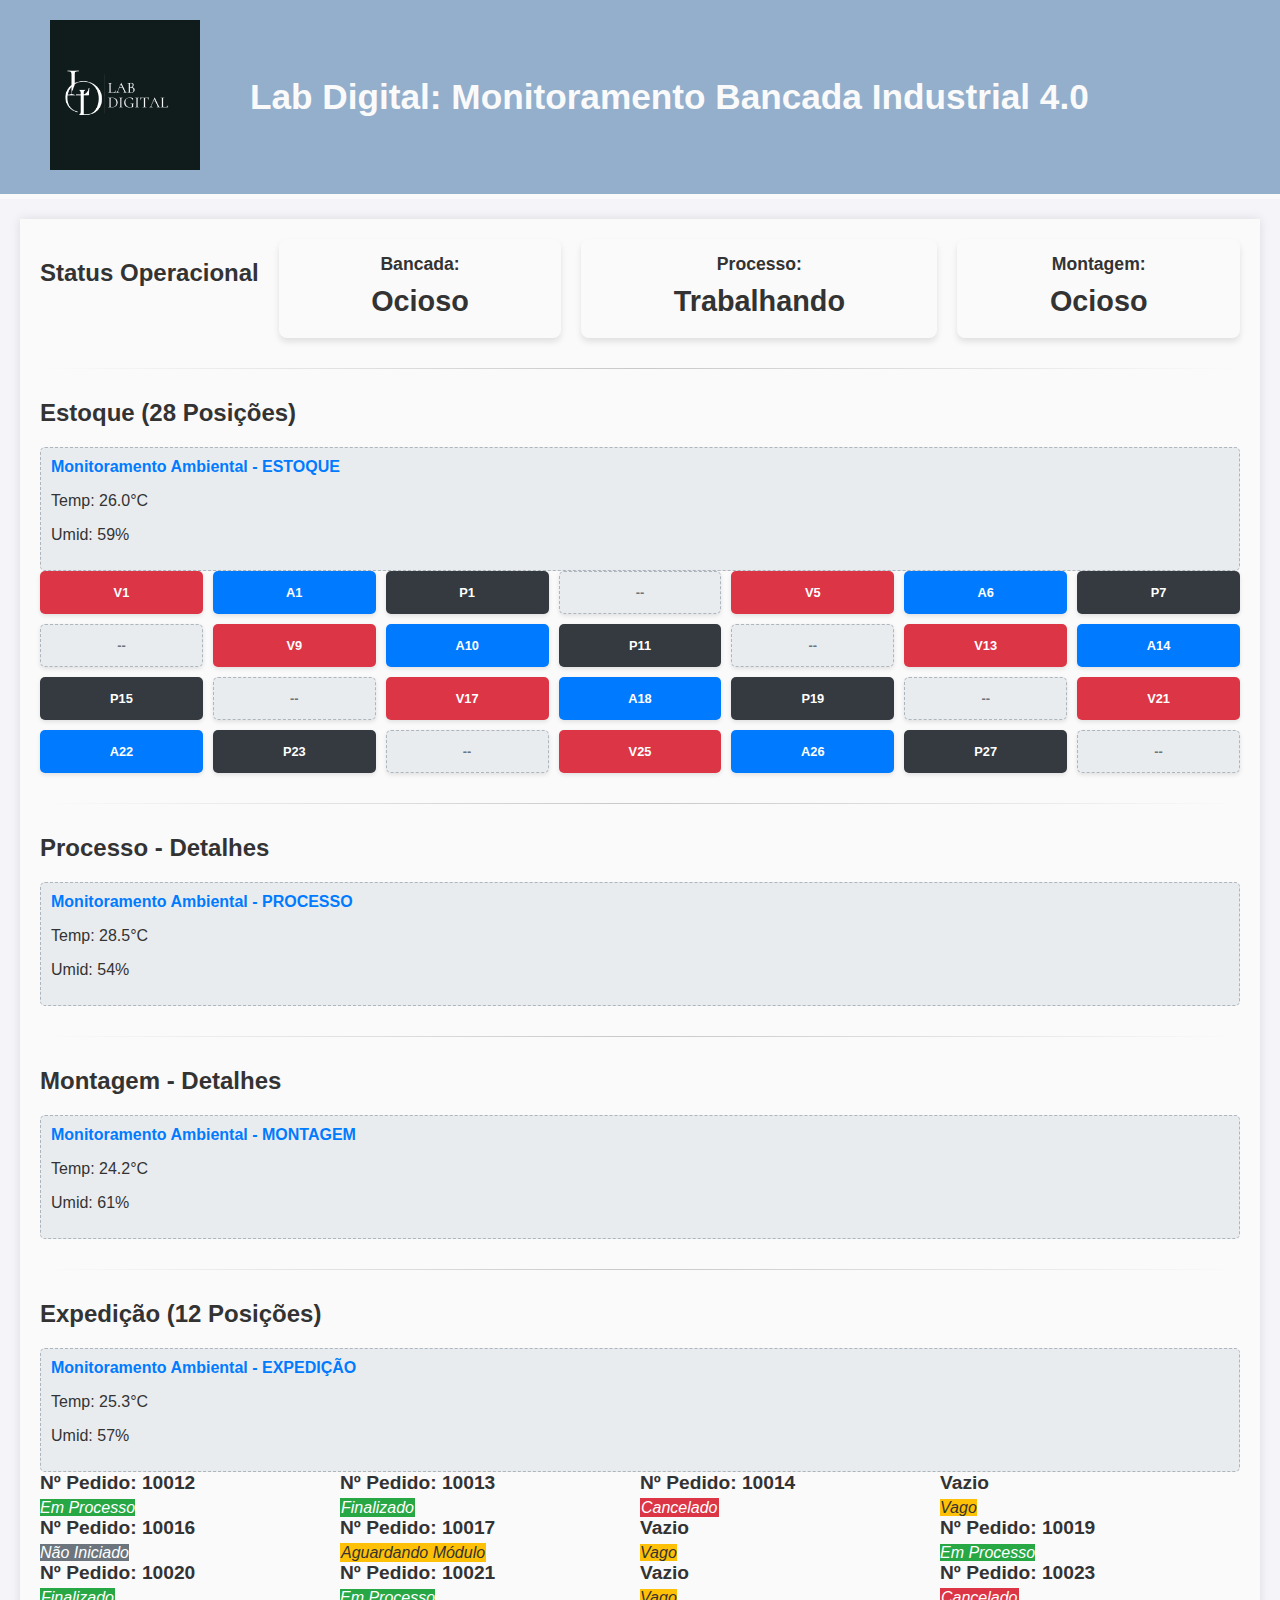
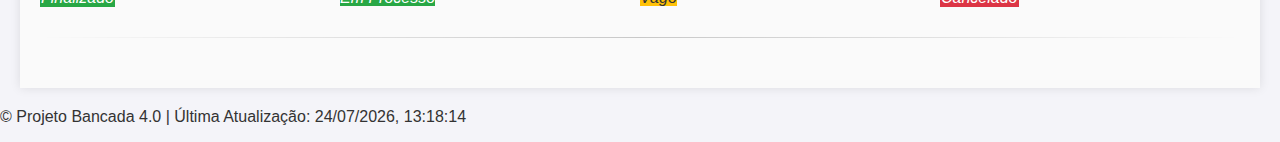
<file: index/index.html>
<!DOCTYPE html>
<html lang="pt-br">
<head>
    <meta charset="UTF-8">
    <meta name="viewport" content="width=device-width, initial-scale=1.0">
    <title>Dashboard Bancada 4.0</title>
    <link rel="stylesheet" href="../index/index.css">
    <link rel="stylesheet" href="../pedido/pedido.html">
</head>
<body>

    <header>
        <div id="logo">
            <img src="../imagens/camili.png" alt="Logomarca" id="system">
        </div>
        <h1 class="titulo">Lab Digital: Monitoramento Bancada Industrial 4.0</h1>
    </header>

    <main>
        <section id="status-geral">
            <h2>Status Operacional</h2>
            <div class="status-indicator">
                <p>Bancada:</p>
                <span class="status-value" data-id="bancada-status">Ocioso</span> 
            </div>
            <div class="status-indicator">
                <p>Processo:</p>
                <span class="status-value" data-id="processo-status">Trabalhando</span>
            </div>
            <div class="status-indicator">
                <p>Montagem:</p>
                <span class="status-value" data-id="montagem-status">Ocioso</span>
            </div>
        </section>

        <hr>

        <section id="estoque">
            <h2>Estoque (28 Posições)</h2>
            <div class="dados-ambiente">
                <h3>Monitoramento Ambiental - ESTOQUE</h3>
                <p>Temp: <span class="temp-value" data-modulo="estoque">25.5°C</span></p> 
                <p>Umid: <span class="umid-value" data-modulo="estoque">60%</span></p>
            </div>
            <div class="grid-estoque">
                <div class="posicao vermelho" data-pos="1">V1</div>
                <div class="posicao azul" data-pos="2">A1</div>
                <div class="posicao preto" data-pos="3">P1</div>
                <div class="posicao vazio" data-pos="4">--</div>
                <div class="posicao vermelho" data-pos="5">V5</div>
                <div class="posicao azul" data-pos="6">A6</div>
                <div class="posicao preto" data-pos="7">P7</div>
                <div class="posicao vazio" data-pos="8">--</div>
                <div class="posicao vermelho" data-pos="9">V9</div>
                <div class="posicao azul" data-pos="10">A10</div>
                <div class="posicao preto" data-pos="11">P11</div>
                <div class="posicao vazio" data-pos="12">--</div>
                <div class="posicao vermelho" data-pos="13">V13</div>
                <div class="posicao azul" data-pos="14">A14</div>
                <div class="posicao preto" data-pos="15">P15</div>
                <div class="posicao vazio" data-pos="16">--</div>
                <div class="posicao vermelho" data-pos="17">V17</div>
                <div class="posicao azul" data-pos="18">A18</div>
                <div class="posicao preto" data-pos="19">P19</div>
                <div class="posicao vazio" data-pos="20">--</div>
                <div class="posicao vermelho" data-pos="21">V21</div>
                <div class="posicao azul" data-pos="22">A22</div>
                <div class="posicao preto" data-pos="23">P23</div>
                <div class="posicao vazio" data-pos="24">--</div>
                <div class="posicao vermelho" data-pos="25">V25</div>
                <div class="posicao azul" data-pos="26">A26</div>
                <div class="posicao preto" data-pos="27">P27</div>
                <div class="posicao vazio" data-pos="28">--</div>
            </div>
        </section>

        <hr>

        <section id="processo-detalhes">
            <h2>Processo - Detalhes</h2>
            <div class="dados-ambiente">
                <h3>Monitoramento Ambiental - PROCESSO</h3>
                <p>Temp: <span class="temp-value" data-modulo="processo">28.1°C</span></p>
                <p>Umid: <span class="umid-value" data-modulo="processo">55%</span></p>
            </div>
        </section>
        
        <hr>

        <section id="montagem-detalhes">
            <h2>Montagem - Detalhes</h2>
            <div class="dados-ambiente">
                <h3>Monitoramento Ambiental - MONTAGEM</h3>
                <p>Temp: <span class="temp-value" data-modulo="montagem">24.0°C</span></p>
                <p>Umid: <span class="umid-value" data-modulo="montagem">62%</span></p>
            </div>
        </section>

        <hr>

        <section id="expedicao">
            <h2>Expedição (12 Posições)</h2>
            <div class="dados-ambiente">
                <h3>Monitoramento Ambiental - EXPEDIÇÃO</h3>
                <p>Temp: <span class="temp-value" data-modulo="expedicao">25.0°C</span></p>
                <p>Umid: <span class="umid-value" data-modulo="expedicao">58%</span></p>
            </div>
            <div class="lista-expedicao">
                <div class="posicao-expedicao" data-pos="1">
                    <span class="pedido-num">Nº Pedido: 10012</span>
                    <span class="pedido-status trabalhando">Em Processo</span>
                </div>
                <div class="posicao-expedicao" data-pos="2">
                    <span class="pedido-num">Nº Pedido: 10013</span>
                    <span class="pedido-status status-finalizado">Finalizado</span>
                </div>
                <div class="posicao-expedicao" data-pos="3">
                    <span class="pedido-num">Nº Pedido: 10014</span>
                    <span class="pedido-status status-cancelado">Cancelado</span>
                </div>
                <div class="posicao-expedicao" data-pos="4">
                    <span class="pedido-num">Vazio</span>
                    <span class="pedido-status ocioso">Vago</span>
                </div>
                <div class="posicao-expedicao" data-pos="5">
                    <span class="pedido-num">Nº Pedido: 10016</span>
                    <span class="pedido-status status-nao-iniciado">Não Iniciado</span>
                </div>
                <div class="posicao-expedicao" data-pos="6">
                    <span class="pedido-num">Nº Pedido: 10017</span>
                    <span class="pedido-status status-aguardando">Aguardando Módulo</span>
                </div>
                <div class="posicao-expedicao" data-pos="7">
                    <span class="pedido-num">Vazio</span>
                    <span class="pedido-status ocioso">Vago</span>
                </div>
                <div class="posicao-expedicao" data-pos="8">
                    <span class="pedido-num">Nº Pedido: 10019</span>
                    <span class="pedido-status trabalhando">Em Processo</span>
                </div>
                <div class="posicao-expedicao" data-pos="9">
                    <span class="pedido-num">Nº Pedido: 10020</span>
                    <span class="pedido-status status-finalizado">Finalizado</span>
                </div>
                <div class="posicao-expedicao" data-pos="10">
                    <span class="pedido-num">Nº Pedido: 10021</span>
                    <span class="pedido-status trabalhando">Em Processo</span>
                </div>
                <div class="posicao-expedicao" data-pos="11">
                    <span class="pedido-num">Vazio</span>
                    <span class="pedido-status ocioso">Vago</span>
                </div>
                <div class="posicao-expedicao" data-pos="12">
                    <span class="pedido-num">Nº Pedido: 10023</span>
                    <span class="pedido-status status-cancelado">Cancelado</span>
                </div>
            </div>
        </section>
        
        <hr>

        <section id="detalhes-pedido" style="display: none; padding: 20px; border: 1px solid #ddd; border-radius: 8px;">
            <h2>Detalhes do Pedido Selecionado</h2>
            <p>Nº: <span id="detalhe-num-pedido">--</span></p>
            <p>Status Atual: <span id="detalhe-status">--</span></p>
            <p>Próxima Etapa: <span id="detalhe-etapa">--</span></p>
        </section>
                
    </main>

    <footer>
        <p>&copy; Projeto Bancada 4.0 | Última Atualização: <span id="data-hora-atualizacao">--</span></p>
    </footer>
    
  
<script src="../js/lab-digital.js"></script>
</body>
</html>
</body>
</html>
</file>
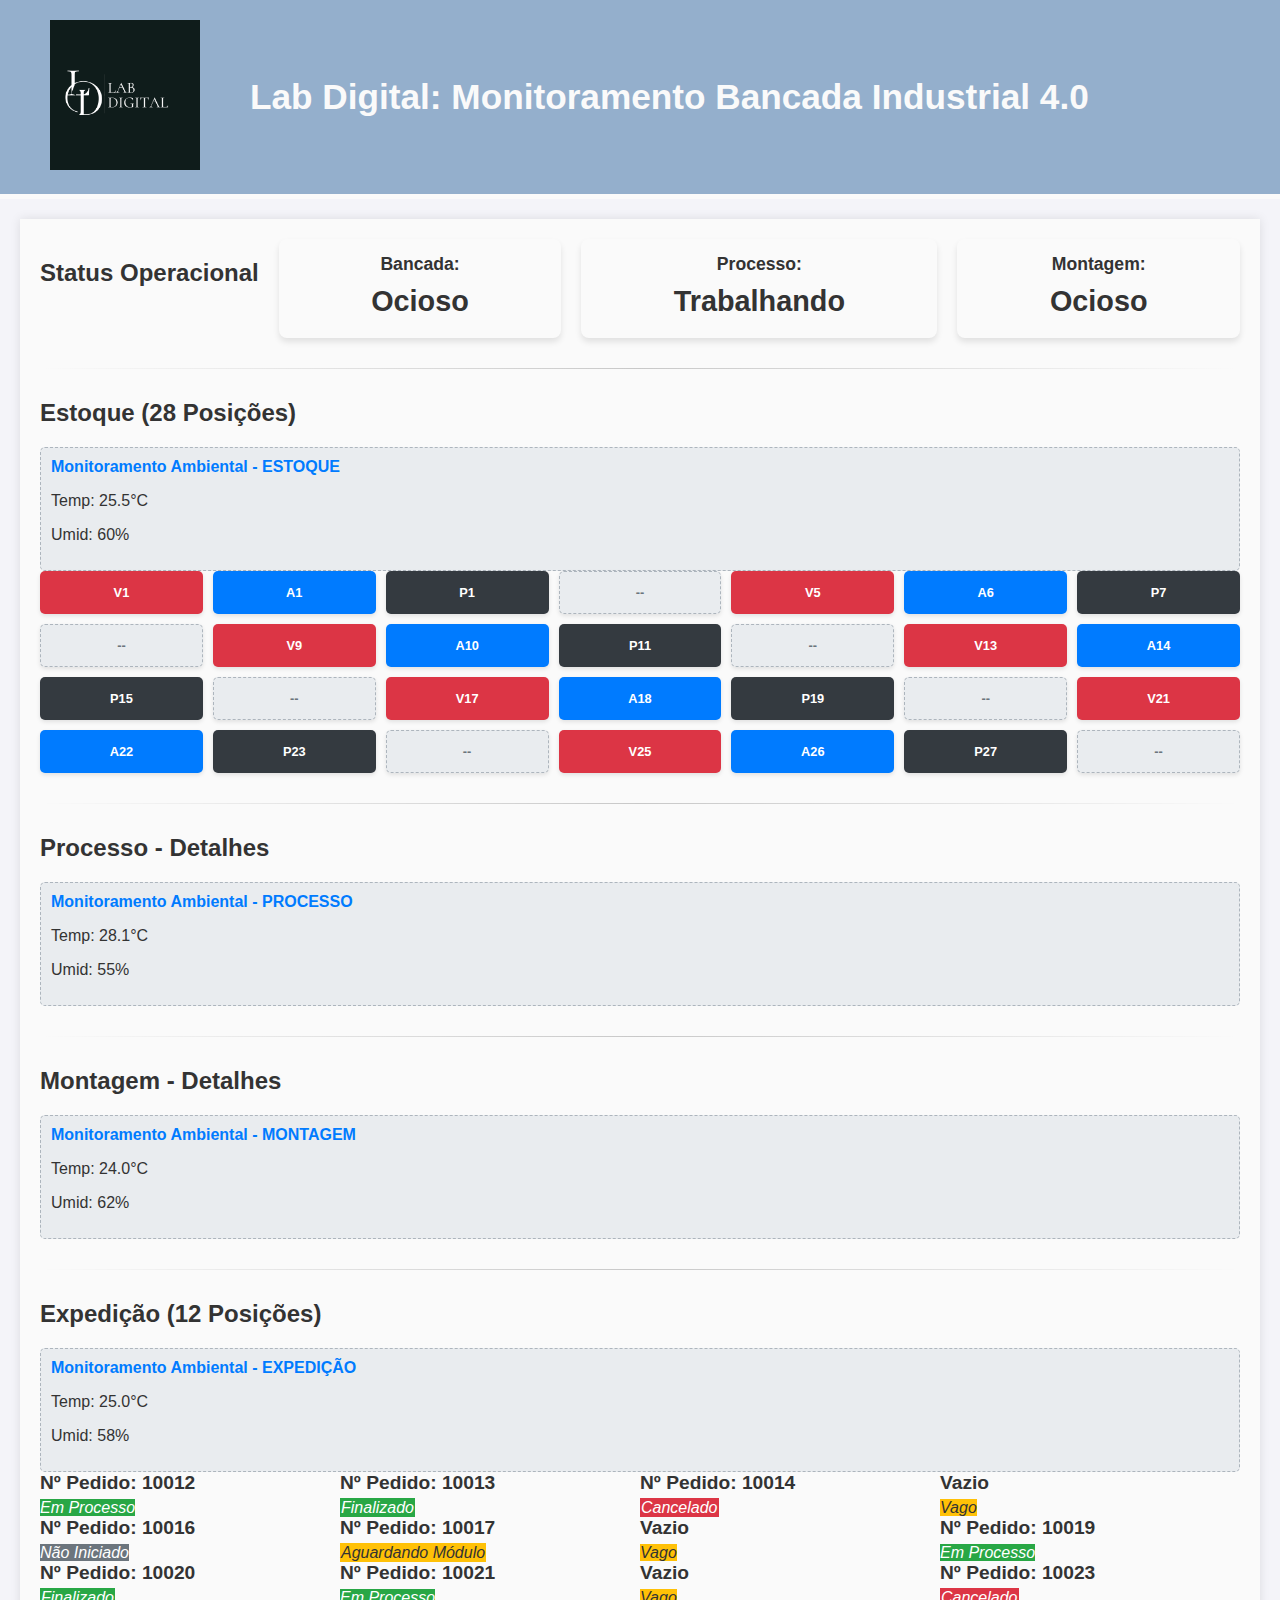
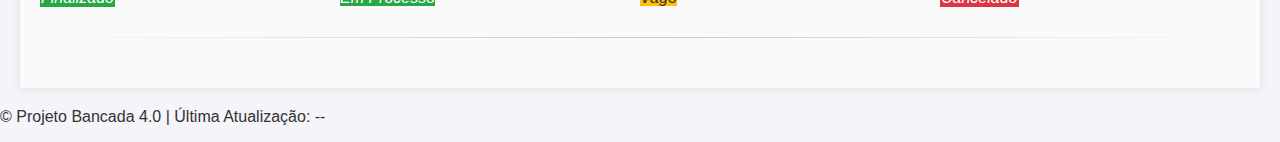
<file: dashboard.html>
<!DOCTYPE html>
<html lang="pt-br">
<head>
    <meta charset="UTF-8">
    <meta name="viewport" content="width=device-width, initial-scale=1.0">
    <title>Dashboard Bancada 4.0</title>
    <link rel="stylesheet" href="css/lab-digital.css">
</head>
<body>

    <header>
        <div id="logo">
            <img src="imagens/camili.png" alt="Logomarca" id="system">
        </div>
        <h1 class="titulo">Lab Digital: Monitoramento Bancada Industrial 4.0</h1>
    </header>

    <main>
        <section id="status-geral">
            <h2>Status Operacional</h2>
            <div class="status-indicator">
                <p>Bancada:</p>
                <span class="status-value" data-id="bancada-status">Ocioso</span> 
            </div>
            <div class="status-indicator">
                <p>Processo:</p>
                <span class="status-value" data-id="processo-status">Trabalhando</span>
            </div>
            <div class="status-indicator">
                <p>Montagem:</p>
                <span class="status-value" data-id="montagem-status">Ocioso</span>
            </div>
        </section>

        <hr>

        <section id="estoque">
            <h2>Estoque (28 Posições)</h2>
            <div class="dados-ambiente">
                <h3>Monitoramento Ambiental - ESTOQUE</h3>
                <p>Temp: <span class="temp-value" data-modulo="estoque">25.5°C</span></p> 
                <p>Umid: <span class="umid-value" data-modulo="estoque">60%</span></p>
            </div>
            <div class="grid-estoque">
                <div class="posicao vermelho" data-pos="1">V1</div>
                <div class="posicao azul" data-pos="2">A1</div>
                <div class="posicao preto" data-pos="3">P1</div>
                <div class="posicao vazio" data-pos="4">--</div>
                <div class="posicao vermelho" data-pos="5">V5</div>
                <div class="posicao azul" data-pos="6">A6</div>
                <div class="posicao preto" data-pos="7">P7</div>
                <div class="posicao vazio" data-pos="8">--</div>
                <div class="posicao vermelho" data-pos="9">V9</div>
                <div class="posicao azul" data-pos="10">A10</div>
                <div class="posicao preto" data-pos="11">P11</div>
                <div class="posicao vazio" data-pos="12">--</div>
                <div class="posicao vermelho" data-pos="13">V13</div>
                <div class="posicao azul" data-pos="14">A14</div>
                <div class="posicao preto" data-pos="15">P15</div>
                <div class="posicao vazio" data-pos="16">--</div>
                <div class="posicao vermelho" data-pos="17">V17</div>
                <div class="posicao azul" data-pos="18">A18</div>
                <div class="posicao preto" data-pos="19">P19</div>
                <div class="posicao vazio" data-pos="20">--</div>
                <div class="posicao vermelho" data-pos="21">V21</div>
                <div class="posicao azul" data-pos="22">A22</div>
                <div class="posicao preto" data-pos="23">P23</div>
                <div class="posicao vazio" data-pos="24">--</div>
                <div class="posicao vermelho" data-pos="25">V25</div>
                <div class="posicao azul" data-pos="26">A26</div>
                <div class="posicao preto" data-pos="27">P27</div>
                <div class="posicao vazio" data-pos="28">--</div>
            </div>
        </section>

        <hr>

        <section id="processo-detalhes">
            <h2>Processo - Detalhes</h2>
            <div class="dados-ambiente">
                <h3>Monitoramento Ambiental - PROCESSO</h3>
                <p>Temp: <span class="temp-value" data-modulo="processo">28.1°C</span></p>
                <p>Umid: <span class="umid-value" data-modulo="processo">55%</span></p>
            </div>
        </section>
        
        <hr>

        <section id="montagem-detalhes">
            <h2>Montagem - Detalhes</h2>
            <div class="dados-ambiente">
                <h3>Monitoramento Ambiental - MONTAGEM</h3>
                <p>Temp: <span class="temp-value" data-modulo="montagem">24.0°C</span></p>
                <p>Umid: <span class="umid-value" data-modulo="montagem">62%</span></p>
            </div>
        </section>

        <hr>

        <section id="expedicao">
            <h2>Expedição (12 Posições)</h2>
            <div class="dados-ambiente">
                <h3>Monitoramento Ambiental - EXPEDIÇÃO</h3>
                <p>Temp: <span class="temp-value" data-modulo="expedicao">25.0°C</span></p>
                <p>Umid: <span class="umid-value" data-modulo="expedicao">58%</span></p>
            </div>
            <div class="lista-expedicao">
                <div class="posicao-expedicao" data-pos="1">
                    <span class="pedido-num">Nº Pedido: 10012</span>
                    <span class="pedido-status trabalhando">Em Processo</span>
                </div>
                <div class="posicao-expedicao" data-pos="2">
                    <span class="pedido-num">Nº Pedido: 10013</span>
                    <span class="pedido-status status-finalizado">Finalizado</span>
                </div>
                <div class="posicao-expedicao" data-pos="3">
                    <span class="pedido-num">Nº Pedido: 10014</span>
                    <span class="pedido-status status-cancelado">Cancelado</span>
                </div>
                <div class="posicao-expedicao" data-pos="4">
                    <span class="pedido-num">Vazio</span>
                    <span class="pedido-status ocioso">Vago</span>
                </div>
                <div class="posicao-expedicao" data-pos="5">
                    <span class="pedido-num">Nº Pedido: 10016</span>
                    <span class="pedido-status status-nao-iniciado">Não Iniciado</span>
                </div>
                <div class="posicao-expedicao" data-pos="6">
                    <span class="pedido-num">Nº Pedido: 10017</span>
                    <span class="pedido-status status-aguardando">Aguardando Módulo</span>
                </div>
                <div class="posicao-expedicao" data-pos="7">
                    <span class="pedido-num">Vazio</span>
                    <span class="pedido-status ocioso">Vago</span>
                </div>
                <div class="posicao-expedicao" data-pos="8">
                    <span class="pedido-num">Nº Pedido: 10019</span>
                    <span class="pedido-status trabalhando">Em Processo</span>
                </div>
                <div class="posicao-expedicao" data-pos="9">
                    <span class="pedido-num">Nº Pedido: 10020</span>
                    <span class="pedido-status status-finalizado">Finalizado</span>
                </div>
                <div class="posicao-expedicao" data-pos="10">
                    <span class="pedido-num">Nº Pedido: 10021</span>
                    <span class="pedido-status trabalhando">Em Processo</span>
                </div>
                <div class="posicao-expedicao" data-pos="11">
                    <span class="pedido-num">Vazio</span>
                    <span class="pedido-status ocioso">Vago</span>
                </div>
                <div class="posicao-expedicao" data-pos="12">
                    <span class="pedido-num">Nº Pedido: 10023</span>
                    <span class="pedido-status status-cancelado">Cancelado</span>
                </div>
            </div>
        </section>
        
        <hr>

        <section id="detalhes-pedido" style="display: none; padding: 20px; border: 1px solid #ddd; border-radius: 8px;">
            <h2>Detalhes do Pedido Selecionado</h2>
            <p>Nº: <span id="detalhe-num-pedido">--</span></p>
            <p>Status Atual: <span id="detalhe-status">--</span></p>
            <p>Próxima Etapa: <span id="detalhe-etapa">--</span></p>
        </section>
                
    </main>

    <footer>
        <p>&copy; Projeto Bancada 4.0 | Última Atualização: <span id="data-hora-atualizacao">--</span></p>
    </footer>
    
    <script src="js/lab-digital.js"></script> 
</body>
</html>
</file>
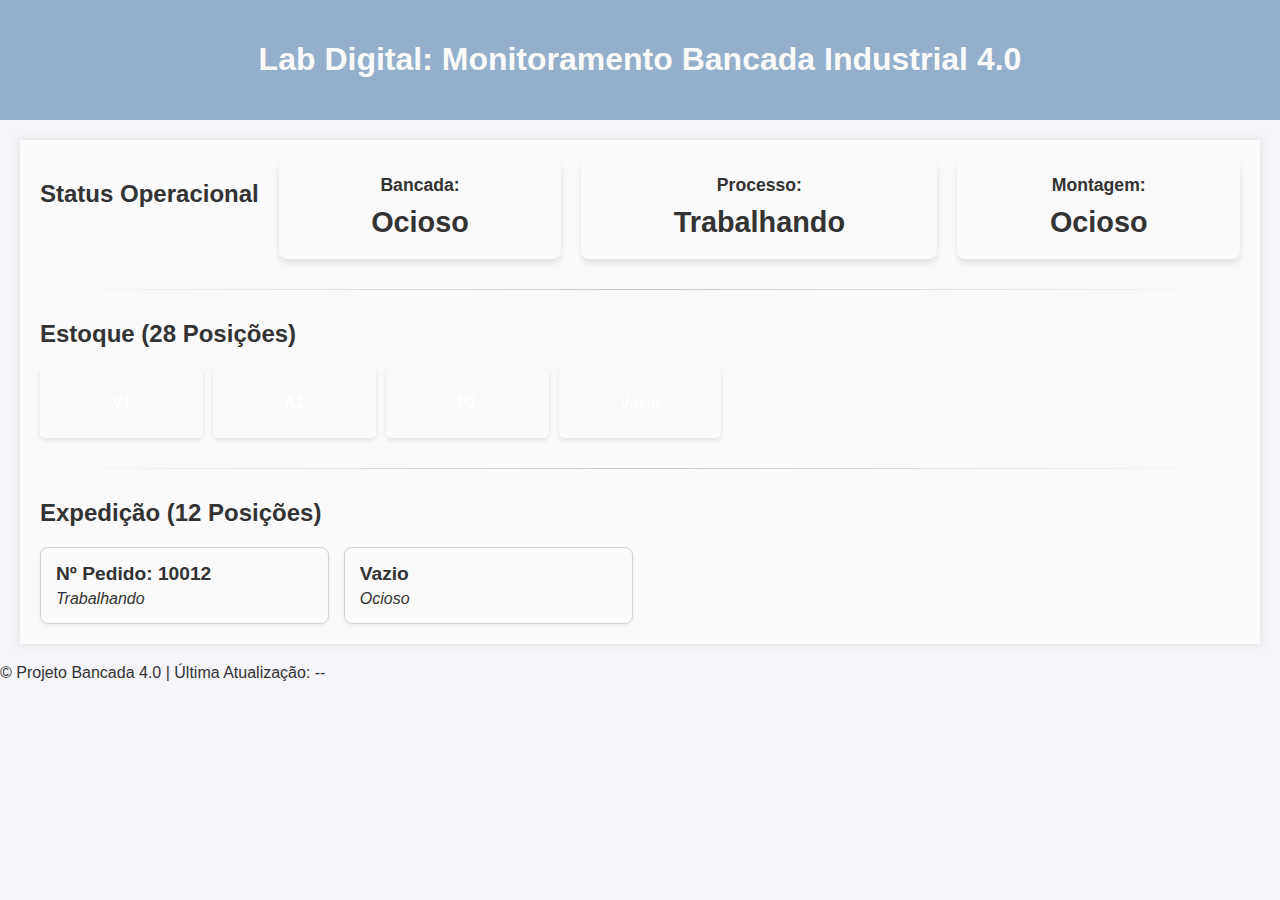
<file: lab-digital.html>
<!DOCTYPE html>
<html lang="pt-br">
<head>
    <meta charset="UTF-8">
    <meta name="viewport" content="width=device-width, initial-scale=1.0">
    <title>Dashboard Bancada 4.0</title>
    <link rel="stylesheet" href="lab-digital.css"> </head>
<body>

    <header>
        <h1>Lab Digital: Monitoramento Bancada Industrial 4.0</h1>
    </header>

    <main>
        <section id="status-geral">
            <h2>Status Operacional</h2>
            <div class="status-indicator" id="status-trabalhando">
                <p>Bancada:</p>
                <span class="status-value" data-id="bancada-status">Ocioso</span>
            </div>
            <div class="status-indicator" id="status-processo">
                <p>Processo:</p>
                <span class="status-value" data-id="processo-status">Trabalhando</span>
            </div>
            <div class="status-indicator" id="status-montagem">
                <p>Montagem:</p>
                <span class="status-value" data-id="montagem-status">Ocioso</span>
            </div>
        </section>

        <hr>

        <section id="estoque">
            <h2>Estoque (28 Posições)</h2>
            <div class="grid-estoque">
                <div class="posicao" data-pos="1" data-material="vermelho">V1</div>
                <div class="posicao" data-pos="2" data-material="azul">A1</div>
                <div class="posicao" data-pos="3" data-material="preto">P1</div>
                <div class="posicao" data-pos="4" data-material="vazio">Vazio</div>
                </div>
        </section>

        <hr>

        <section id="expedicao">
            <h2>Expedição (12 Posições)</h2>
            <div class="lista-expedicao">
                <div class="posicao-expedicao" data-pos="1">
                    <span class="pedido-num">Nº Pedido: 10012</span>
                    <span class="pedido-status">Trabalhando</span>
                </div>
                <div class="posicao-expedicao" data-pos="2">
                    <span class="pedido-num">Vazio</span>
                    <span class="pedido-status">Ocioso</span>
                </div>
                </div>
        </section>

    </main>

    <footer>
        <p>&copy; Projeto Bancada 4.0 | Última Atualização: <span id="data-hora-atualizacao">--</span></p>
    </footer>

</body>
</html>
</file>
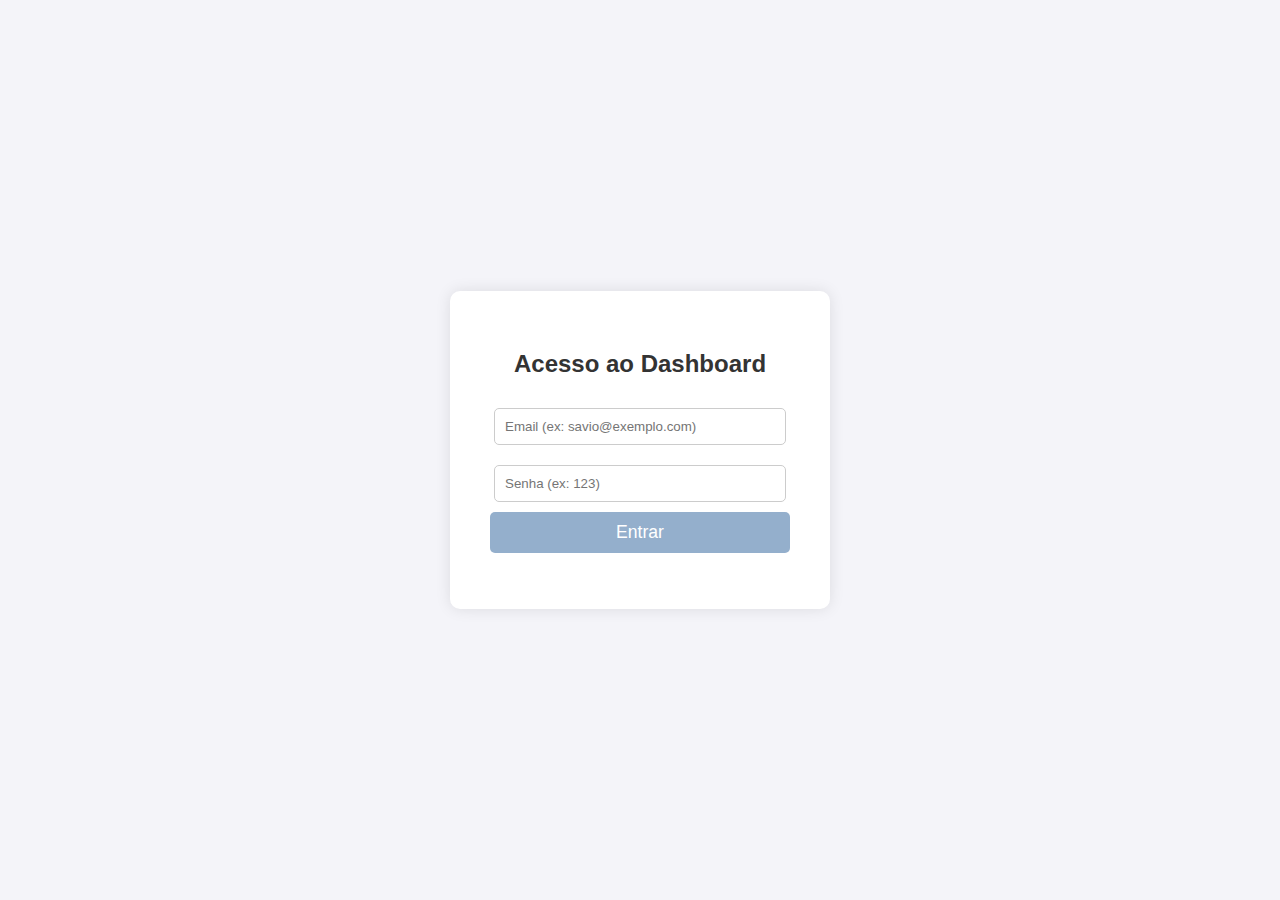
<file: login.html>
<!DOCTYPE html>
<html lang="pt-br">
<head>
    <meta charset="UTF-8">
    <meta name="viewport" content="width=device-width, initial-scale=1.0">
    <title>Login - Lab Digital 4.0</title>
    <link rel="stylesheet" href="css/lab-digital.css"> 
    <style>
       
        body { display: flex; justify-content: center; align-items: center; height: 100vh; background-color: #f4f4f9; }
        .login-container { background-color: white; padding: 40px; border-radius: 10px; box-shadow: 0 0 15px rgba(0, 0, 0, 0.1); width: 300px; text-align: center; }
        .login-container input { width: 90%; padding: 10px; margin: 10px 0; border: 1px solid #ccc; border-radius: 5px; }
        .login-container button { width: 100%; padding: 10px; background-color: #94afcc; color: white; border: none; border-radius: 5px; cursor: pointer; font-size: 1.1em; }
        .login-container h2 { color: #333; margin-bottom: 20px; }
    </style>
</head>
<body>

    <div class="login-container">
        <h2>Acesso ao Dashboard</h2>
        
        <form id="login-form">
            <input type="email" id="email" placeholder="Email (ex: savio@exemplo.com)" required>
            <input type="password" id="senha" placeholder="Senha (ex: 123)" required>
            <button type="submit">Entrar</button>
            <p id="login-message" style="color: red; margin-top: 15px;"></p>
        </form>
    </div>

    <script src="js/lab-digital.js"></script>
</body>
</html>
</file>
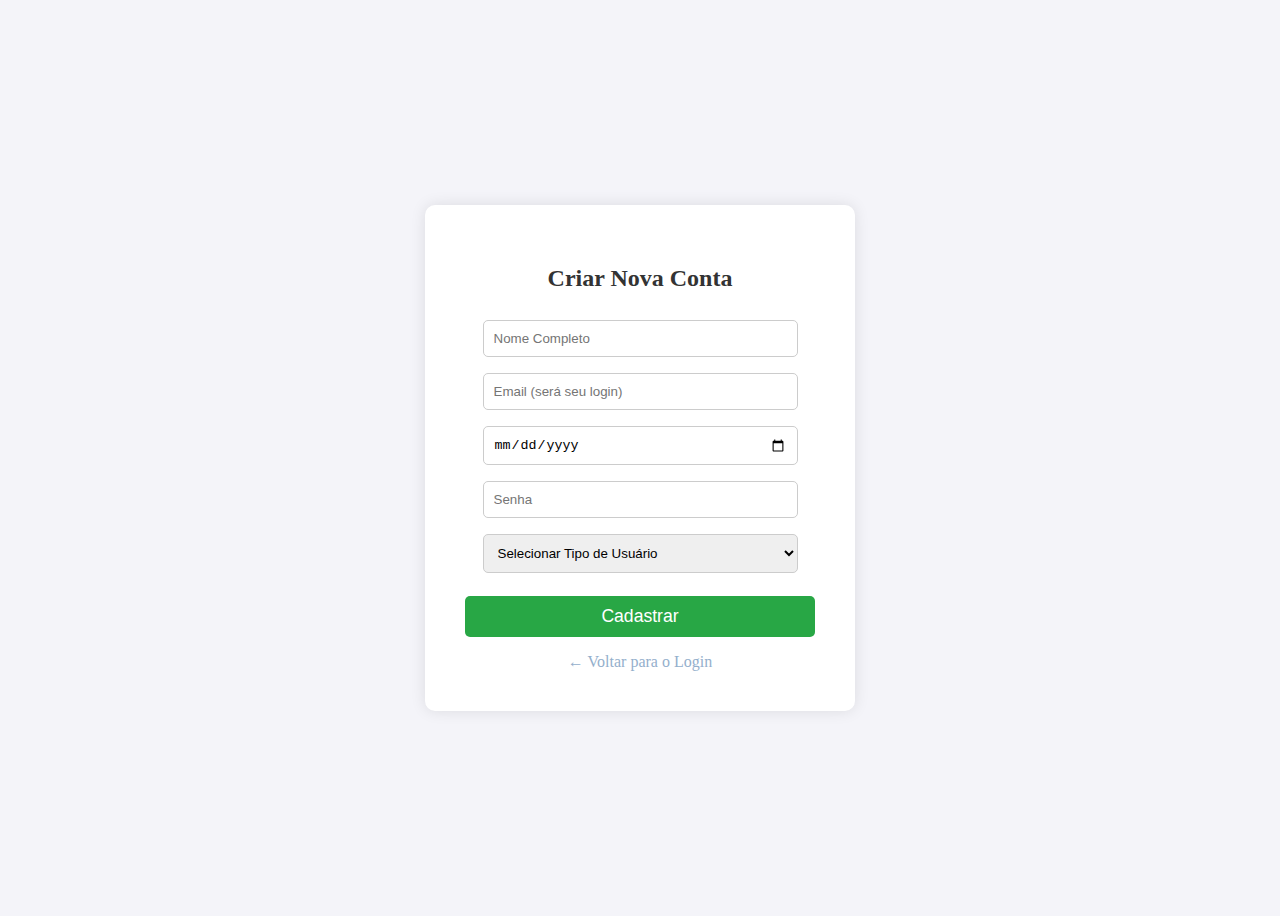
<file: cadastro/cadastro.html>
<!DOCTYPE html>
<html lang="pt-br">
<head>
    <meta charset="UTF-8">
    <meta name="viewport" content="width=device-width, initial-scale=1.0">
    <title>Cadastro - Lab Digital 4.0</title>
    <link rel="stylesheet" href="cadastro.css">
   
</head>
<body>

    <div class="login-container">
        <h2>Criar Nova Conta</h2>
        
        <form id="cadastro-form">
            <input type="text" id="nome-cadastro" placeholder="Nome Completo" required>
            <input type="email" id="email-cadastro" placeholder="Email (será seu login)" required>
            <input type="date" id="data-nascimento-cadastro" required>
            <input type="password" id="senha-cadastro" placeholder="Senha" required>
            <select id="tipo-cadastro" required>
                <option value="" disabled selected>Selecionar Tipo de Usuário</option>
                <option value="Professor">Professor</option>
                <option value="Aluno">Aluno</option>
            </select>
            
            <button type="submit">Cadastrar</button>
            <p id="cadastro-message" style="margin-top: 15px;"></p>
        </form>

        <a href="../login/login.html" class="back-link">← Voltar para o Login</a>
    </div>

    <script src="../js/lab-digital.js"></script>
</body>
</html>
</file>
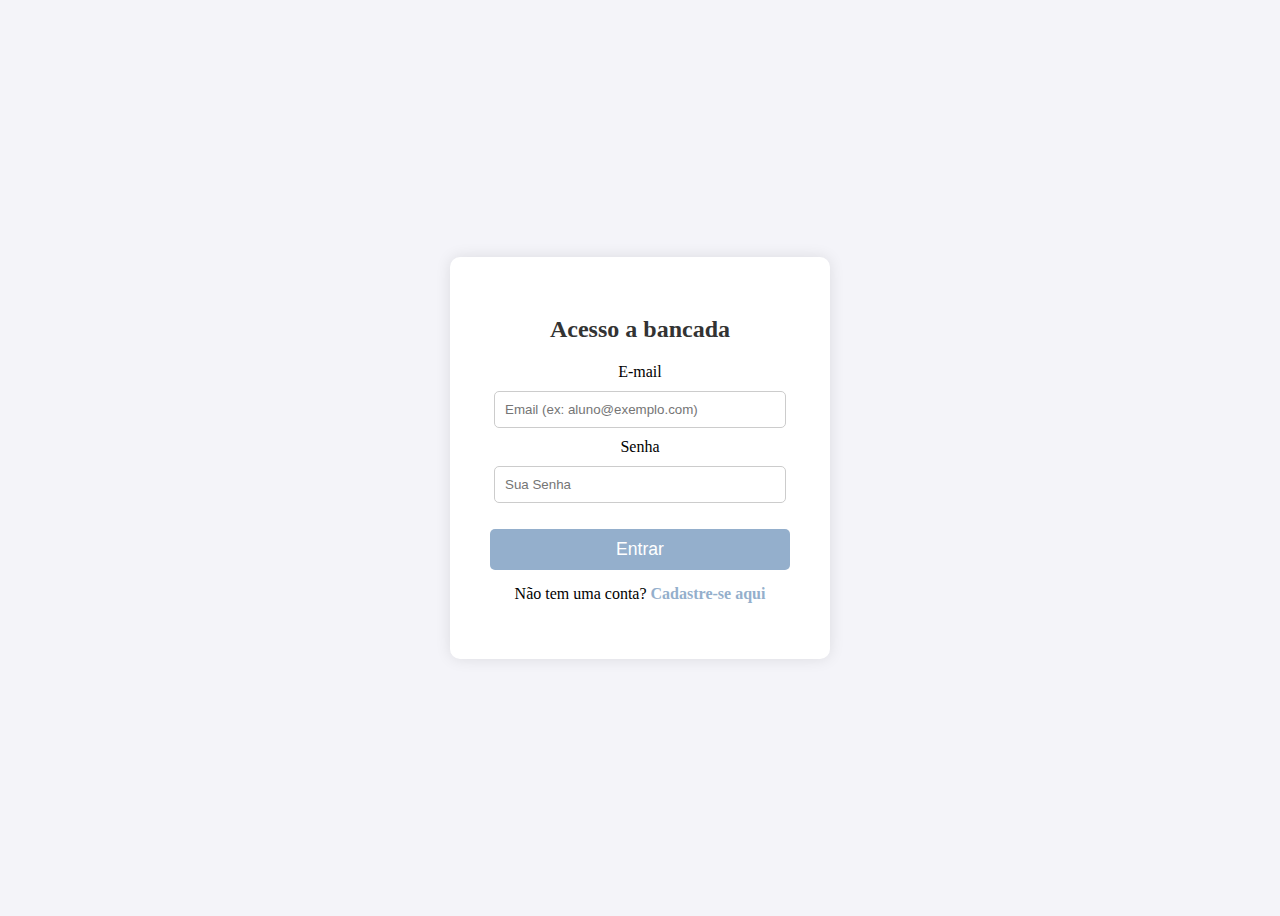
<file: login/login.html>
<!DOCTYPE html>
<html lang="pt-br">
<head>
    <meta charset="UTF-8">
    <meta name="viewport" content="width=device-width, initial-scale=1.0">
    <title>Login - Lab Digital 4.0</title>
    <link rel="stylesheet" href="login.css">
</head>
<body>

    <div class="login-container">
        <h2>Acesso a bancada</h2>
        
        <form id="login-form">
            <div>
                <label>E-mail</label>
                <input type="email" id="email" placeholder="Email (ex: aluno@exemplo.com)" required>
            </div>

            <div>
                <label>Senha</label>
                <input type="password" id="senha" placeholder="Sua Senha" required>
            </div>
            
            <p id="login-message" style="margin-top: 10px; color: red; font-weight: bold;"></p>

            <button type="submit">Entrar</button>
        </form>
        
        <p style="margin-top: 15px;">
            Não tem uma conta? <a href="../cadastro/cadastro.html" style="color: #94afcc; text-decoration: none; font-weight: bold;">Cadastre-se aqui</a>
        </p>
    </div>
    
    <script src="../js/lab-digital.js"></script>
</body>
</html>
</file>
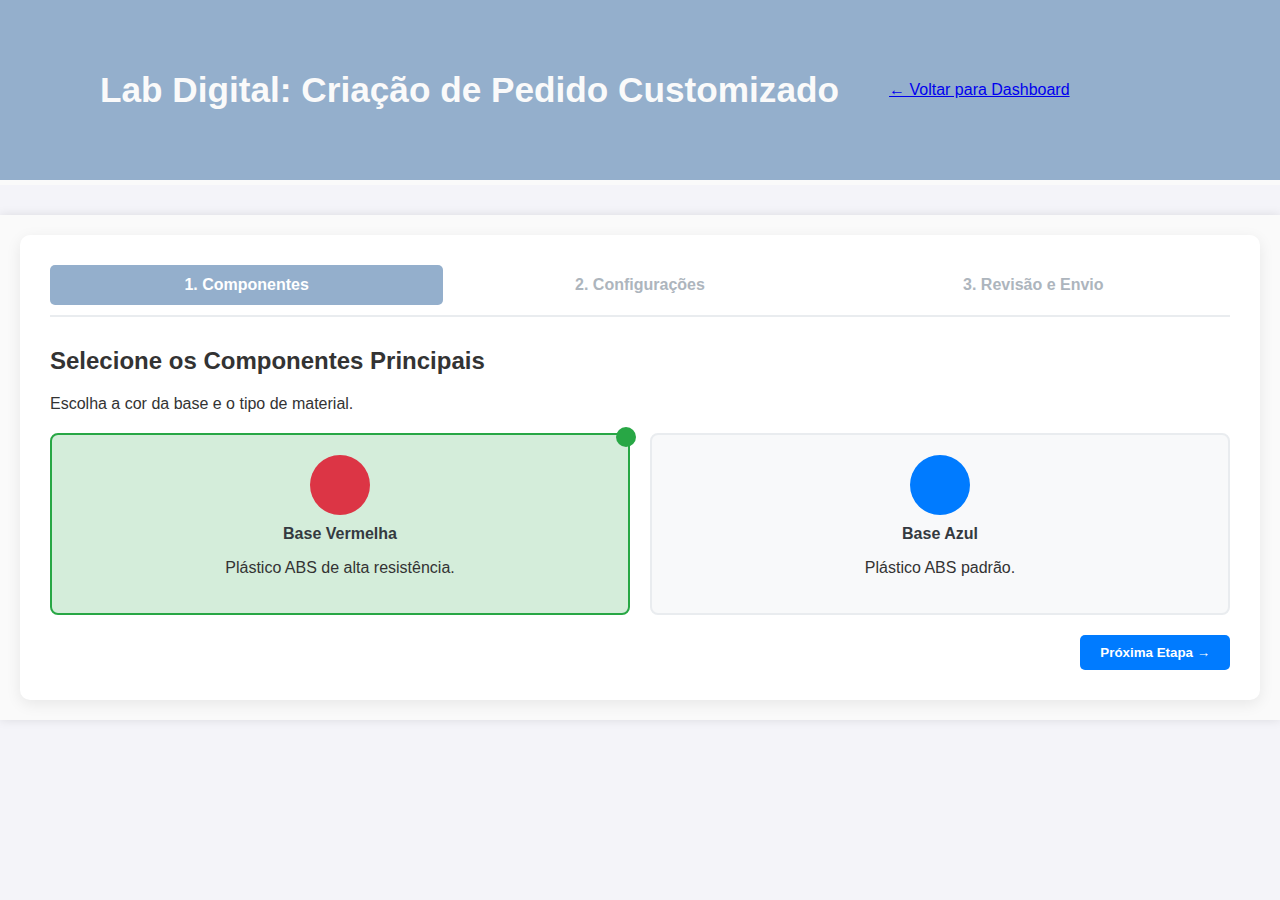
<file: pedido/pedido.html>
<!DOCTYPE html>
<html lang="pt-br">
<head>
    <meta charset="UTF-8">
    <meta name="viewport" content="width=device-width, initial-scale=1.0">
    <title>Criar Novo Pedido - Lab Digital 4.0</title>
    
    <link rel="stylesheet" href="../index/index.css"> 
    <link rel="stylesheet" href="../pedido/pedido.css"> 
    
    </head>
<body>

    <header class="header-pedido">
        <h1 class="titulo">Lab Digital: Criação de Pedido Customizado</h1>
        <a href="index.html" class="back-link-btn">← Voltar para Dashboard</a>
    </header>

    <main class="pedido-main-content">
        
        <div class="pedido-form-container">
            
            <div class="progress-bar">
                <span class="step active" data-step="1">1. Componentes</span>
                <span class="step" data-step="2">2. Configurações</span>
                <span class="step" data-step="3">3. Revisão e Envio</span>
            </div>

            <div class="step-content active" id="step-1">
                <h2>Selecione os Componentes Principais</h2>
                <p>Escolha a cor da base e o tipo de material.</p>
                
                <div class="options-grid">
                    <div class="option-card selected" data-option="cor" data-value="vermelho">
                        <span class="icon-indicator"></span>
                        <div class="card-visual cor-vermelho"></div>
                        <h4>Base Vermelha</h4>
                        <p>Plástico ABS de alta resistência.</p>
                    </div>

                    <div class="option-card" data-option="cor" data-value="azul">
                        <span class="icon-indicator"></span>
                        <div class="card-visual cor-azul"></div>
                        <h4>Base Azul</h4>
                        <p>Plástico ABS padrão.</p>
                    </div>
                    
                    </div>
                <button class="next-step-btn" data-target="2">Próxima Etapa →</button>
            </div>

            <div class="step-content" id="step-2">
                <h2>Definir Configurações Operacionais</h2>
                <label for="velocidade">Velocidade de Processo (RPM):</label>
                <input type="number" id="velocidade" min="100" max="500" value="300" required>
                
                <button class="prev-step-btn" data-target="1">← Voltar</button>
                <button class="next-step-btn" data-target="3">Próxima Etapa →</button>
            </div>

            <div class="step-content" id="step-3">
                <h2>Revisão do Pedido</h2>
                <div id="review-summary">
                    <p>Cor da Base: <span id="review-cor">Vermelha</span></p>
                    <p>Velocidade: <span id="review-velocidade">300 RPM</span></p>
                </div>
                <button class="prev-step-btn" data-target="2">← Voltar</button>
                <button id="submit-pedido-btn" class="submit-btn">Enviar Pedido</button>
            </div>
            
        </div>
        
            
        
    </main>

    <script src=>"pedido.js"</script> 
</body>
</html>
</file>
<file: index/index.css>
body {
    font-family: Arial, sans-serif;
    margin: 0;
    padding: 0;
    background-color: #f4f4f9;
    color: #333;
}

header {
    display: flex;
    align-items: center;
    background-color: #94afcc; 
    color: #FAFAFA;
    padding: 20px 50px;
    border-bottom: 5px solid ;
}

.logo{
    margin-right: 40px;
}

#system{
    height: 150px;
    width: auto;
}

.titulo{
    margin: 50px;
    font-size: 2.2em;
    font-weight: 700;
}

main {
    padding: 20px;
    max-width: 1200px;
    margin: 20px auto;
    background-color: #FAFAFA;
    box-shadow: 0 0 10px rgba(0, 0, 0, 0.1);
}

hr {
    border: 0;
    height: 1px;
    background-image: linear-gradient(to right, rgba(0, 0, 0, 0), rgba(0, 0, 0, 0.2), rgba(0, 0, 0, 0));
    margin: 30px 0;
}

#status-geral {
    display: flex;
    justify-content: space-around;
    gap: 20px;
    margin-bottom: 20px;
}

.status-indicator {
    padding: 15px 30px;
    border-radius: 8px;
    text-align: center;
    box-shadow: 0 4px 6px rgba(0, 0, 0, 0.1);
    flex-grow: 1;
}

.status-indicator p {
    margin: 0 0 5px 0;
    font-weight: bold;
    font-size: 1.1em;
}

.status-value {
    font-size: 1.8em;
    font-weight: 900;
    display: block;
    padding: 5px;
    border-radius: 4px;
}

.trabalhando {
    background-color: #28a745; 
    color: white;
}

.ocioso {
    background-color: #ffc107; 
    color: #333;
}

.grid-estoque {
 display: grid;
grid-template-columns: repeat(7, 1fr) ;
gap: 10px;
}

.posicao {
    padding: 8px 3px;
    border-radius: 5px;
    text-align: center;
    font-weight: bold;
    color: white;
    min-height: 25px;
    font-size: 0.8em;
    display: flex;
    align-items: center;
    justify-content: center;
    box-shadow: 0 2px 4px rgba(0, 0, 0, 0.1);
}

.vermelho { background-color: #dc3545; }
.azul { background-color: #007bff; }
.preto { background-color: #343a40; }
.vazio {
    background-color: #e9ecef;
    color: #6c757d;
    border: 1px dashed #adb5bd;
}

.lista-expedicao {
    display: grid;
    grid-template-columns: repeat(4, 1fr);
    gap: 15px      
}

 


.posicao-expedicao {
    padding: 15px;
    border: 1px solid #ced4da;
    border-radius: 8px;
    box-shadow: 0 2px 4px rgba(0, 0, 0, 0.05);
}

.pedido-num {
    font-size: 1.2em;
    font-weight: bold;
    display: block;
    margin-bottom: 5px;
}

.pedido-status {
    font-style: italic;
}

.dados-ambiente {
    margin-top: 20px;
    padding: 10px;
    border: 1px dashed #adb5bd;
    border-radius: 5px;
    background-color: #e9ecef;
}
.dados-ambiente h3 {
    margin-top: 0;
    font-size: 1em;
    color: #007bff;
}

.status-nao-iniciado { 
    background-color: #6c757d; 
    color: white; 
    order: 1px solid #6c757d;
}

.status-finalizado {
     background-color: #28a745; 
     color: white; 
     border: 1px solid #28a745; 
    } 
    
.status-cancelado { 
    background-color: #dc3545; 
    color: white; 
    border: 1px solid #dc3545;
 } 

 .status-aguardando{
    background-color: #ffc107;
    color: #333;
    border: 1px solid #ffc107;
    
 }

.dados-ambiente {
    margin-top: 20px;
    padding: 10px;
    border: 1px dashed #adb5bd;
    border-radius: 5px;
    background-color: #e9ecef;
}

.detalhe-pedido{
    display: none;
     padding: 20px;
      border: 1px solid #ddd; 
    border-radius: 8px;
}
</file>
<file: css/lab-digital.css>
body {
    font-family: Arial, sans-serif;
    margin: 0;
    padding: 0;
    background-color: #f4f4f9;
    color: #333;
}

header {
    display: flex;
    align-items: center;
    background-color: #94afcc; 
    color: #FAFAFA;
    padding: 20px 50px;
    border-bottom: 5px solid ;
}

.logo{
    margin-right: 40px;
}

#system{
    height: 150px;
    width: auto;
}

.titulo{
    margin: 50px;
    font-size: 2.2em;
    font-weight: 700;
}

main {
    padding: 20px;
    max-width: 1200px;
    margin: 20px auto;
    background-color: #FAFAFA;
    box-shadow: 0 0 10px rgba(0, 0, 0, 0.1);
}

hr {
    border: 0;
    height: 1px;
    background-image: linear-gradient(to right, rgba(0, 0, 0, 0), rgba(0, 0, 0, 0.2), rgba(0, 0, 0, 0));
    margin: 30px 0;
}

#status-geral {
    display: flex;
    justify-content: space-around;
    gap: 20px;
    margin-bottom: 20px;
}

.status-indicator {
    padding: 15px 30px;
    border-radius: 8px;
    text-align: center;
    box-shadow: 0 4px 6px rgba(0, 0, 0, 0.1);
    flex-grow: 1;
}

.status-indicator p {
    margin: 0 0 5px 0;
    font-weight: bold;
    font-size: 1.1em;
}

.status-value {
    font-size: 1.8em;
    font-weight: 900;
    display: block;
    padding: 5px;
    border-radius: 4px;
}

.trabalhando {
    background-color: #28a745; 
    color: white;
}

.ocioso {
    background-color: #ffc107; 
    color: #333;
}

.grid-estoque {
 display: grid;
grid-template-columns: repeat(7, 1fr) ;
gap: 10px;
}

.posicao {
    padding: 8px 3px;
    border-radius: 5px;
    text-align: center;
    font-weight: bold;
    color: white;
    min-height: 25px;
    font-size: 0.8em;
    display: flex;
    align-items: center;
    justify-content: center;
    box-shadow: 0 2px 4px rgba(0, 0, 0, 0.1);
}

.vermelho { background-color: #dc3545; }
.azul { background-color: #007bff; }
.preto { background-color: #343a40; }
.vazio {
    background-color: #e9ecef;
    color: #6c757d;
    border: 1px dashed #adb5bd;
}

.lista-expedicao {
    display: grid;
    grid-template-columns: repeat(4, 1fr);
    gap: 15px      
}

 


.posicao-expedicao {
    padding: 15px;
    border: 1px solid #ced4da;
    border-radius: 8px;
    box-shadow: 0 2px 4px rgba(0, 0, 0, 0.05);
}

.pedido-num {
    font-size: 1.2em;
    font-weight: bold;
    display: block;
    margin-bottom: 5px;
}

.pedido-status {
    font-style: italic;
}

.dados-ambiente {
    margin-top: 20px;
    padding: 10px;
    border: 1px dashed #adb5bd;
    border-radius: 5px;
    background-color: #e9ecef;
}
.dados-ambiente h3 {
    margin-top: 0;
    font-size: 1em;
    color: #007bff;
}

.status-nao-iniciado { 
    background-color: #6c757d; 
    color: white; 
    order: 1px solid #6c757d;
}

.status-finalizado {
     background-color: #28a745; 
     color: white; 
     border: 1px solid #28a745; 
    } 
    
.status-cancelado { 
    background-color: #dc3545; 
    color: white; 
    border: 1px solid #dc3545;
 } 

 .status-aguardando{
    background-color: #ffc107;
    color: #333;
    border: 1px solid #ffc107;
    
 }

.dados-ambiente {
    margin-top: 20px;
    padding: 10px;
    border: 1px dashed #adb5bd;
    border-radius: 5px;
    background-color: #e9ecef;
}

.detalhe-pedido{
    display: none;
     padding: 20px;
      border: 1px solid #ddd; 
    border-radius: 8px;
}
</file>
<file: lab-digital.css>
/* Estilos Gerais */
body {
    font-family: Arial, sans-serif;
    margin: 0;
    padding: 0;
    background-color: #f4f4f9;
    color: #333;
}

header {
    background-color: #94afcc; /* Azul primário */
    color: #FAFAFA;
    padding: 20px;
    text-align: center;
}


main {
    padding: 20px;
    max-width: 1200px;
    margin: 20px auto;
    background-color: #FAFAFA;
    box-shadow: 0 0 10px rgba(0, 0, 0, 0.1);
}

hr {
    border: 0;
    height: 1px;
    background-image: linear-gradient(to right, rgba(0, 0, 0, 0), rgba(0, 0, 0, 0.2), rgba(0, 0, 0, 0));
    margin: 30px 0;
}

/* --- Status Geral --- */
#status-geral {
    display: flex;
    justify-content: space-around;
    gap: 20px;
    margin-bottom: 20px;
}

.status-indicator {
    padding: 15px 30px;
    border-radius: 8px;
    text-align: center;
    box-shadow: 0 4px 6px rgba(0, 0, 0, 0.1);
    flex-grow: 1;
}

.status-indicator p {
    margin: 0 0 5px 0;
    font-weight: bold;
    font-size: 1.1em;
}

.status-value {
    font-size: 1.8em;
    font-weight: 900;
    display: block;
    padding: 5px;
    border-radius: 4px;
}

/* Cores do Status */
/* No projeto real, essas classes seriam adicionadas/removidas via JavaScript */
.trabalhando {
    background-color: #28a745; /* Verde */
    color: white;
}

.ocioso {
    background-color: #ffc107; /* Amarelo */
    color: #333;
}


/* --- Estoque --- */
.grid-estoque {
    display: grid;
    /* 7 colunas, se você quiser uma visualização 7x4 */
    grid-template-columns: repeat(7, 1fr);
    gap: 10px;
}

.posicao {
    padding: 15px 5px;
    border-radius: 5px;
    text-align: center;
    font-weight: bold;
    color: white;
    min-height: 40px;
    display: flex;
    align-items: center;
    justify-content: center;
    box-shadow: 0 2px 4px rgba(0, 0, 0, 0.1);
}

/* Cores por Material */
/* As classes (ex: .vermelho, .azul) seriam definidas pelo JS conforme o estado do dado */
.vermelho { background-color: #dc3545; }
.azul { background-color: #007bff; }
.preto { background-color: #343a40; }
.vazio {
    background-color: #e9ecef;
    color: #6c757d;
    border: 1px dashed #adb5bd;
}


/* --- Expedição --- */
.lista-expedicao {
    display: grid;
    /* 4 colunas (3x4), por exemplo */
    grid-template-columns: repeat(4, 1fr);
    gap: 15px;
}

.posicao-expedicao {
    padding: 15px;
    border: 1px solid #ced4da;
    border-radius: 8px;
    box-shadow: 0 2px 4px rgba(0, 0, 0, 0.05);
}

.pedido-num {
    font-size: 1.2em;
    font-weight: bold;
    display: block;
    margin-bottom: 5px;
}

.pedido-status {
    font-style: italic;
    /* A cor será dada pela classe .trabalhando ou .ocioso, se aplicável */
}
</file>
<file: cadastro/cadastro.css>
body{
    display: flex;
    justify-content: center; 
    align-items: center;
    height: 100vh;
    background-color: #f4f4f9; }

.login-container { 
     background-color: white; 
     padding: 40px; 
     border-radius: 10px;
     box-shadow: 0 0 15px rgba(0, 0, 0, 0.1); 
     width: 350px; 
    text-align: center; 
     }

.login-container input, .login-container select { 
        width: 90%;
        padding: 10px; 
        margin: 8px 0; 
        border: 1px solid #ccc; 
        border-radius: 5px; 
        box-sizing: border-box;
    }

.login-container button { 
        width: 100%;
         padding: 10px; 
         background-color: #28a745; 
         color: white; 
         border: none; 
         border-radius: 5px;
          cursor: pointer; 
          font-size: 1.1em;
           margin-top: 15px; 
        }

.login-container h2 {
    color: #333; 
    margin-bottom: 20px;
    }

.back-link { 
    display: block; 
    margin-top: 15px;
    color: #94afcc; 
    text-decoration: none; 
}
</file>
<file: login/login.css>
body {
    display: flex; 
    justify-content: center; 
    align-items: center; 
    height: 100vh; 
    background-color: #f4f4f9;
 }

.login-container { 
    background-color: white; 
    padding: 40px; 
    border-radius: 10px; 
    box-shadow: 0 0 15px rgba(0, 0, 0, 0.1); 
    width: 300px; 
    text-align: center; 
}
.login-container input { 
    width: 90%; 
    padding: 10px; 
    margin: 10px 0; 
    border: 1px solid #ccc;
     border-radius: 5px;
     }
        
.login-container button { 
    width: 100%; 
    padding: 10px; 
    background-color: #94afcc; 
    color: white; border: none; 
    border-radius: 5px; 
    cursor: pointer; 
    font-size: 1.1em; 
}
        
.login-container h2 {
     color: #333; 
     margin-bottom: 20px; 
    }
</file>
<file: pedido/pedido.css>
.pedido-main-content {
    display: flex;
    max-width: 1400px;
    margin: 30px auto;
    gap: 30px;
}

.pedido-form-container {
    flex: 3; 
    background-color: white;
    padding: 30px;
    border-radius: 10px;
    box-shadow: 0 4px 15px rgba(0, 0, 0, 0.08);
}


.progress-bar {
    display: flex;
    justify-content: space-between;
    margin-bottom: 30px;
    padding-bottom: 10px;
    border-bottom: 2px solid #e9ecef;
}

.progress-bar .step {
    flex: 1;
    text-align: center;
    padding: 10px;
    border-radius: 5px;
    font-weight: bold;
    color: #adb5bd;
    border: 1px solid transparent;
    transition: background-color 0.3s;
}

.progress-bar .step.active {
    background-color: #94afcc;
    color: white;
}

.options-grid {
    display: grid;
    grid-template-columns: repeat(auto-fit, minmax(200px, 1fr));
    gap: 20px;
    margin-top: 20px;
}

.option-card {
    border: 2px solid #e9ecef;
    border-radius: 8px;
    padding: 20px;
    text-align: center;
    cursor: pointer;
    transition: all 0.2s;
    position: relative;
    background-color: #f8f9fa;
}

.option-card:hover {
    border-color: #94afcc;
    box-shadow: 0 2px 10px rgba(0, 0, 0, 0.05);
}

.option-card.selected {
    border-color: #28a745; 
    background-color: #d4edda;
}

.option-card h4 {
    margin: 10px 0 5px;
    color: #343a40;
}

.card-visual {
    width: 60px;
    height: 60px;
    margin: 0 auto 10px;
    border-radius: 50%;
}
.cor-vermelho { background-color: #dc3545; }
.cor-azul { background-color: #007bff; }


.option-card .icon-indicator {
    position: absolute;
    top: -8px;
    right: -8px;
    width: 20px;
    height: 20px;
    background-color: #28a745;
    border-radius: 50%;
    display: none;
    align-items: center;
    justify-content: center;
    color: white;
    font-size: 0.8em;
}
.option-card.selected .icon-indicator {
    display: flex;
    content: "✓"; 
}


.order-summary-aside {
    flex: 1; 
    background-color: #eaf3ff; 
    padding: 20px;
    border-radius: 10px;
    height: fit-content; 
}

.summary-total {
    margin-top: 20px;
    padding-top: 15px;
    border-top: 1px dashed #94afcc;
    font-size: 1.2em;
    font-weight: bold;
}
.price-value {
    color: #dc3545;
}


.next-step-btn, .prev-step-btn, .submit-btn {
    padding: 10px 20px;
    border: none;
    border-radius: 5px;
    font-weight: bold;
    cursor: pointer;
    margin-top: 20px;
}
.next-step-btn, .submit-btn {
    background-color: #007bff;
    color: white;
    float: right;
}
.prev-step-btn {
    background-color: #ccc;
    color: #333;
    float: left;
}


@media (max-width: 900px) {
    .pedido-main-content {
        flex-direction: column;
        margin: 20px;
    }
    .order-summary-aside {
        order: -1; 
        margin-bottom: 20px;
    }
}


.step-content {
    display: none;
}
.step-content.active {
    display: block;
}
</file>
